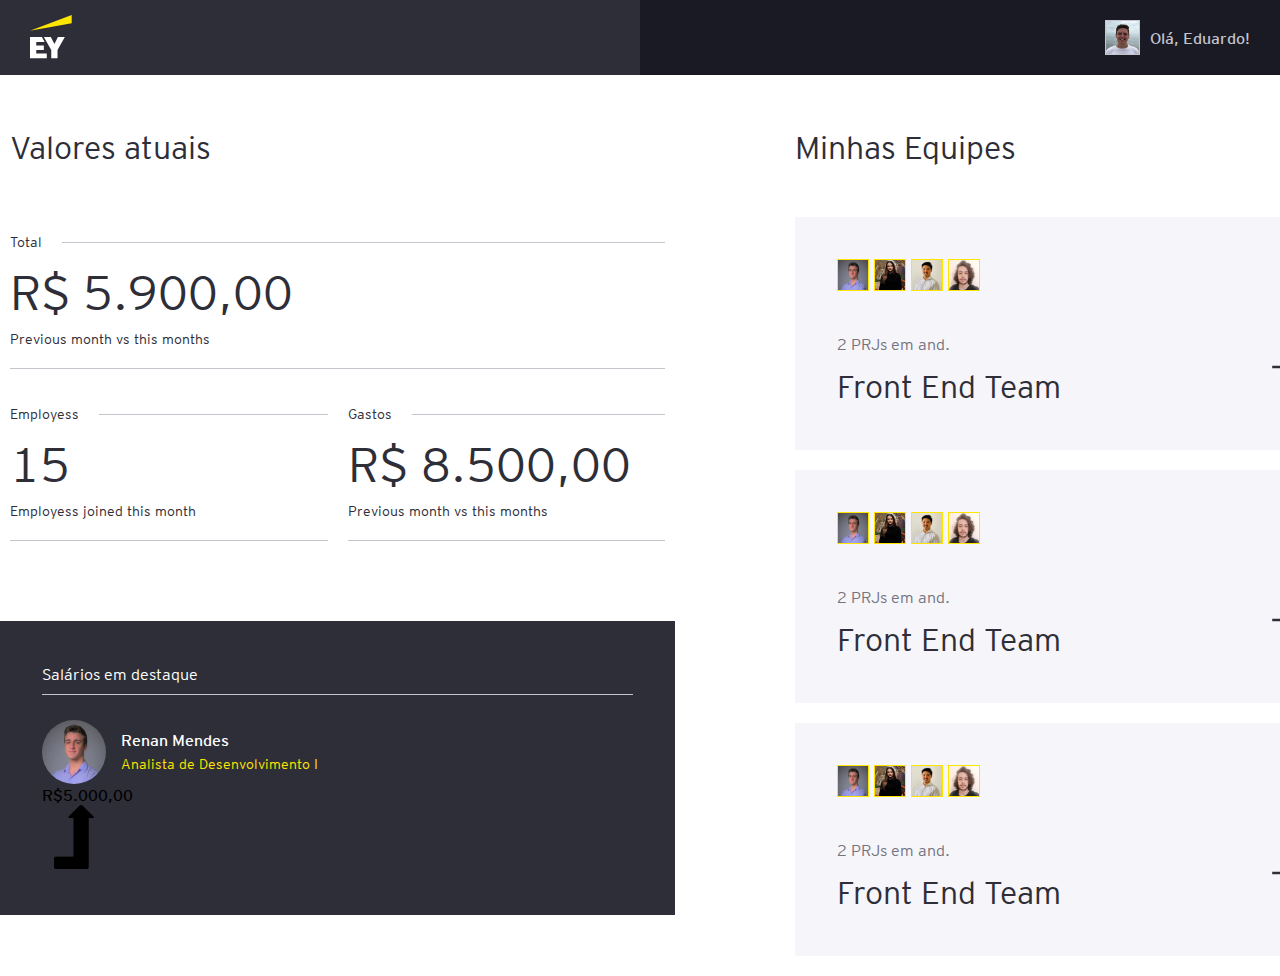
<file: index.html>
<!DOCTYPE html>
<html lang="en">

<head>
    <meta charset="UTF-8">
    <meta http-equiv="X-UA-Compatible" content="IE=edge">
    <meta name="viewport" content="width=device-width, initial-scale=1.0">

    <title>EY - Brasil</title>
    <link rel="icon" href="./assets/img/icons/favicon.ico">
    <link rel="stylesheet" href="style.css">
</head>

<body>
    <header id="header">
        <img class="logo" src="./assets/img/icons/logo.svg">
        <div class="welcome">
            <img src="./assets/img/eduardo.jfif" alt="Renan Brogiato">
            <a href="#">Olá, <span>Eduardo</span>!</a>
        </div>
    </header>

    <main>
        <div class="row">
            <div class="column">
                <h3 class="balance-title">Valores atuais</h3>
                <section id="balance">
                    <div class="card">
                        <div class="card-content">
                            <p>Total</p>
                            <span>R$ 5.900,00</span>
                            <small>Previous month vs this months</small>
                        </div>
                    </div>
                    <div class="card">
                        <div class="card-content">
                            <p>Employess</p>
                            <span>15</span>
                            <small>Employess joined this month</small>
                        </div>
                    </div>
                    <div class="card">
                        <div class="card-content">
                            <p>Gastos</p>
                            <span>R$ 8.500,00</span>
                            <small>Previous month vs this months</small>
                        </div>
                    </div>
                </section>

                <section id="persons">
                    <h4>Salários em destaque</h4>
                    
                    <div class="card">
                        <div class="person">
                            <img src="assets/img/renan.jfif">
                            <div class="content">
                                <p class="name">Renan Mendes</p>
                                <p class="title">Analista de Desenvolvimento I</p>
                            </div>
                        </div>
                        <div class="status">
                            <p>R$5.000,00</p>
                            <img class="green" src="./assets/img/icons/up-level-arrow.png">
                        </div>
                    </div>
                </section>
            </div>

            <div class="column">
                <h3 class="teams-title">Minhas Equipes</h3>
                <section id="teams">
                    <div class="card">
                        <div class="card-header">
                            <img src="./assets/img/renan.jfif">
                            <img src="./assets/img/maite.jfif">
                            <img src="./assets/img/ricardo.jfif">
                            <img src="./assets/img/gustavo.jfif">
                        </div>
                        <div class="card-body">
                            <div>
                                <small>2 PRJs em and.</small>
                                <h6>Front End Team</h6>
                            </div>
                            <span class="arrow"></span>
                        </div>
                    </div>

                    <div class="card">
                        <div class="card-header">
                            <img src="./assets/img/renan.jfif">
                            <img src="./assets/img/maite.jfif">
                            <img src="./assets/img/ricardo.jfif">
                            <img src="./assets/img/gustavo.jfif">
                        </div>
                        <div class="card-body">
                            <div>
                                <small>2 PRJs em and.</small>
                                <h6>Front End Team</h6>
                            </div>
                            <span class="arrow"></span>
                        </div>
                    </div>

                    <div class="card">
                        <div class="card-header">
                            <img src="./assets/img/renan.jfif">
                            <img src="./assets/img/maite.jfif">
                            <img src="./assets/img/ricardo.jfif">
                            <img src="./assets/img/gustavo.jfif">
                        </div>
                        <div class="card-body">
                            <div>
                                <small>2 PRJs em and.</small>
                                <h6>Front End Team</h6>
                            </div>
                            <span class="arrow"></span>
                        </div>
                    </div>
                </sectio>
            </div>
        </div>
    </main>

    <footer></footer>

    <script src="./scripts.js"></script>
</body>

</html>
</file>
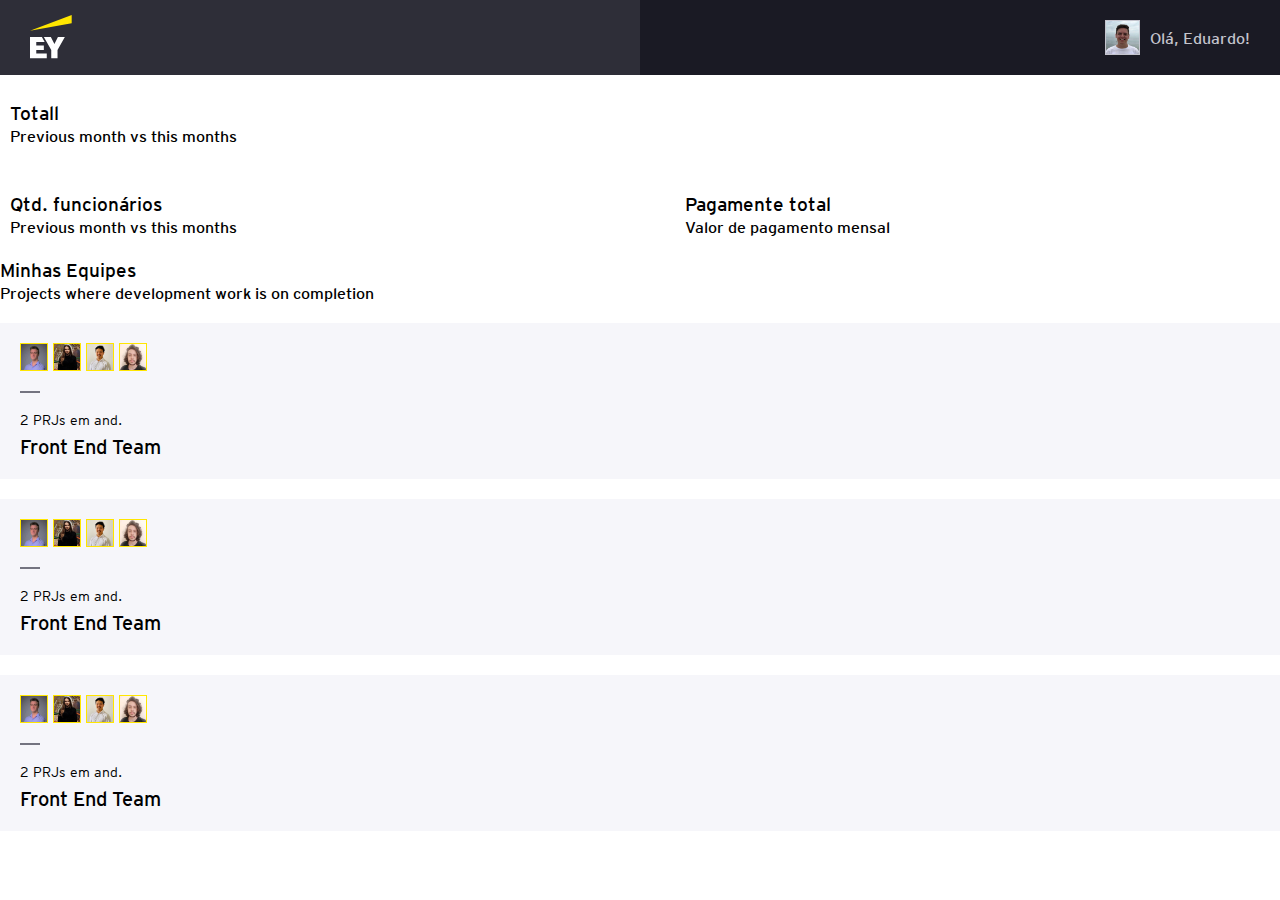
<file: backup.html>
<!DOCTYPE html>
<html lang="en">

<head>
    <meta charset="UTF-8">
    <meta http-equiv="X-UA-Compatible" content="IE=edge">
    <meta name="viewport" content="width=device-width, initial-scale=1.0">

    <title>EY - Brasil</title>
    <link rel="icon" href="./assets/img/icons/favicon.ico">
    <link rel="stylesheet" href="style.css">
</head>

<body>
    <header id="header">
        <img class="logo" src="./assets/img/icons/logo.svg">
        <div class="welcome">
            <img src="./assets/img/eduardo.jfif" alt="Renan Brogiato">
            <a href="#">Olá, <span>Eduardo</span>!</a>
        </div>
    </header>

    <main>
        <div class="column-left">

            <section id="balance">
                <div class="card" id="total">
                    <div class="card-title">
                        <h3>Totall</h3>
                        <p>Previous month vs this months</p>
                    </div>
                </div>
                <div class="card" id="total">
                    <div class="card-title">
                        <h3>Qtd. funcionários</h3>
                        <p>Previous month vs this months</p>
                    </div>
                </div>
                <div class="card" id="total">
                    <div class="card-title">
                        <h3>Pagamente total</h3>
                        <p>Valor de pagamento mensal</p>
                    </div>
                </div>
            </section>
        </div>

        <div class="column-right">
            <section class="card" id="teams">
                <div class="card-title">
                    <h3>Minhas Equipes</h3>
                    <p>Projects where development work is on completion</p>
                </div>

                <div class="team">
                    <div class="team-header">
                        <div class="team-gallery">
                            <img src="./assets/img/renan.jfif" alt="Renan Brogiato">
                            <img src="./assets/img/maite.jfif" alt="Renan Brogiato">
                            <img src="./assets/img/ricardo.jfif" alt="Renan Brogiato">
                            <img src="./assets/img/gustavo.jfif" alt="Renan Brogiato">
                        </div>
                    </div>

                    <span class="divisor"></span>

                    <div class="team-body">
                        <div>
                            <small>2 PRJs em and.</small>
                            <h6>Front End Team</h6>
                        </div>
                        <span class="arrow"></span>
                    </div>
                </div>

                <div class="team">
                    <div class="team-header">
                        <div class="team-gallery">
                            <img src="./assets/img/renan.jfif" alt="Renan Brogiato">
                            <img src="./assets/img/maite.jfif" alt="Renan Brogiato">
                            <img src="./assets/img/ricardo.jfif" alt="Renan Brogiato">
                            <img src="./assets/img/gustavo.jfif" alt="Renan Brogiato">
                        </div>
                    </div>

                    <span class="divisor"></span>

                    <div class="team-body">
                        <div>
                            <small>2 PRJs em and.</small>
                            <h6>Front End Team</h6>
                        </div>
                        <span class="arrow"></span>
                    </div>
                </div>

                <div class="team">
                    <div class="team-header">
                        <div class="team-gallery">
                            <img src="./assets/img/renan.jfif" alt="Renan Brogiato">
                            <img src="./assets/img/maite.jfif" alt="Renan Brogiato">
                            <img src="./assets/img/ricardo.jfif" alt="Renan Brogiato">
                            <img src="./assets/img/gustavo.jfif" alt="Renan Brogiato">
                        </div>
                    </div>

                    <span class="divisor"></span>

                    <div class="team-body">
                        <div>
                            <small>2 PRJs em and.</small>
                            <h6>Front End Team</h6>
                        </div>
                        <span class="arrow"></span>
                    </div>
                </div>
            </section>
        </div>




    </main>

    <footer></footer>

    <script src="./scripts.js"></script>
</body>

</html>
</file>
<file: style.css>
@import url(./assets/fonts/fonts.css);
@import url(./styles/dashboard/teams.css);

:root {
    --yellow: #ffe600;
    --blue: #020202;
    --gray: #2e2e38;
    --gray-dark: #1a1a24;
    --gray-light: #eaeaf2;
    --gray-extra-light: #f6f6fa;
    --gray-text: #2e2e38;
    --gray-light-text: #747480;

    --gray-divisor: #c4c4cd;
    --gray-divisor-light: #eaeaf1;

    --bold: 'EYInterstate Bold';
    --light: 'EYInterstate Light';
}

* {
    margin: 0;
    padding: 0;
    box-sizing: border-box;
}

h1, h2, h3, h4, h5, h6 {
    font-weight: normal;
}

body {
    background: #fff;
    font-family: 'EYInterstate';
    -webkit-font-smoothing: antialiased;
}

/* Header =================================================================== */
#header {
    background-color: var(--gray);
    display: flex;
    justify-content: space-between;
}

#header .logo {
    height: 45px;
    width: 92.45px;
    margin: 15px 30px;
}

#header .welcome {
    width: 50%;
    background-color: var(--gray-dark);
    display: flex;
    align-items: center;
    justify-content: flex-end;
    padding: 15px 30px;
}

#header .welcome img {
    width: 35px;
    height: 35px;
    border: 1px solid var(--gray-divisor);
    margin-right: 10px;
}

#header .welcome a {
    display: inline-block;
    text-decoration: none;
    font-size: 16px;
    line-height: 24px;
    color: #c4c4cd;
    cursor: pointer; 
}

#header .welcome a:hover span{
    color: white;
    border-bottom: 1px solid var(--yellow);
    transition: 0.25s ease;
}

/* Main ======================================================================*/
main {
    width: 1350px;
    margin: 0 auto;
}

.row:after {
    content: "";
    display: table;
    clear: both;
}

.column {
    float: left;
    width: 50%;
}

.column h3 {
    font-family: var(--light);
    font-size: 32px;
    color: var(--gray-text);
    
}

/* Cards ==================================================================== */
.balance-title {
    margin: 50px 10px;
}

#balance {
    display: flex;
    flex-wrap: wrap;
}

#balance .card {
    padding: 25px 10px 20px 10px;
    position: relative;
}

#balance .card:nth-child(1) {
    width: 100%;
}

#balance .card:nth-child(2), #balance .card:nth-child(3) {
    width: 50%;
}

#balance .card .card-content {
    padding: 15px 0 20px;
    border-top: 1px solid var(--gray-divisor);
    border-bottom: 1px solid var(--gray-divisor);
}

#balance .card .card-content p {
    position: absolute;
    top: 15px;
    left: 10px;
    background-color: white;
    padding-right: 20px;
    font-size: 14px;
    font-family: var(--light);
    color: var(--gray-text);
}

#balance .card .card-content span {
    display: block;
    margin-bottom: 5px;
    font-size: 48px;
    font-family: var(--light);
    color: var(--gray-text);
}

#balance .card .card-content small {
    font-size: 14px;
    font-family: var(--light);
    color: var(--gray-text);
}

/* Persons ================================================================== */
#persons {
    margin: 60px 0 0 0;
    padding: 42px;
    background-color: var(--gray);
}

#persons h4 {
    font-family: var(--light);
    font-size: 16px;
    color: white;
    border-bottom: 1px solid var(--gray-divisor);
    padding-bottom: 10px;
    margin: 0 0 25px;
}

#persons .card .person {
    display: flex;
    align-items: center;
}

#persons .card .person img {
    width: 64px;
    height: 64px;
    margin-right: 15px;
    border-radius: 100%;
}

#persons .card .person .content .name {
    width: fit-content;
    font-size: 16px;
    color: white;
    border-bottom: 1px solid transparent;
}

#persons .card:hover .content .name {
    border-bottom: 1px solid white;
    transition: 0.25s ease;
}

#persons .card .person .content .title {
    font-family: var(--light);
    font-size: 14px;
    line-height: 24px;
    color: var(--yellow);
}


/* Teams ==================================================================== */
.teams-title {
    margin: 50px 10px 50px 120px;
}

#teams .card {
    background-color: var(--gray-extra-light);
    padding: 42px;
    margin-left: 120px;
    margin-bottom: 20px;
}

#teams .card:hover {
    background-color: var(--gray-light);
    transition: 0.25s ease;
}

#teams .card .card-header {
    display: flex;
    align-items: center;
    padding-bottom: 42px;
}

#teams .card .card-header img {
    width: 32px;
    height: 32px;
    border: 1px solid var(--yellow);
    margin-right: 5px;
}

#teams .card .card-body {
    display: flex;
    align-items: center;
    justify-content: space-between;
}

#teams .card .card-body h6 {
    margin: 10px 0 0;
    font-size: 32px;
    font-family: var(--light);
    color: var(--gray-text);
    border-bottom: 2px solid transparent;
}

#teams .card.card:hover .card-body h6 {
    border-bottom: 2px solid var(--yellow);
    transition: 0.25s ease;
}

#teams .card .card-body small {
    margin: 10px 0 0;
    font-size: 16px;
    font-family: var(--light);
    color: var(--gray-light-text);
}

#teams .card .card-body .arrow {
    justify-self: flex-end;
    display: block;
    position: relative;
    right: 0;
    width: 36px;
    height: 24px;
    background-image: url('./assets/img/icons/arrow.svg');
    background-repeat: no-repeat;
    background-size: contain;
    -webkit-transition: right 0.3s;
    transition: right 0.3s;
}

#teams .card:hover .card-body .arrow {
    right: -10px;
}
</file>
